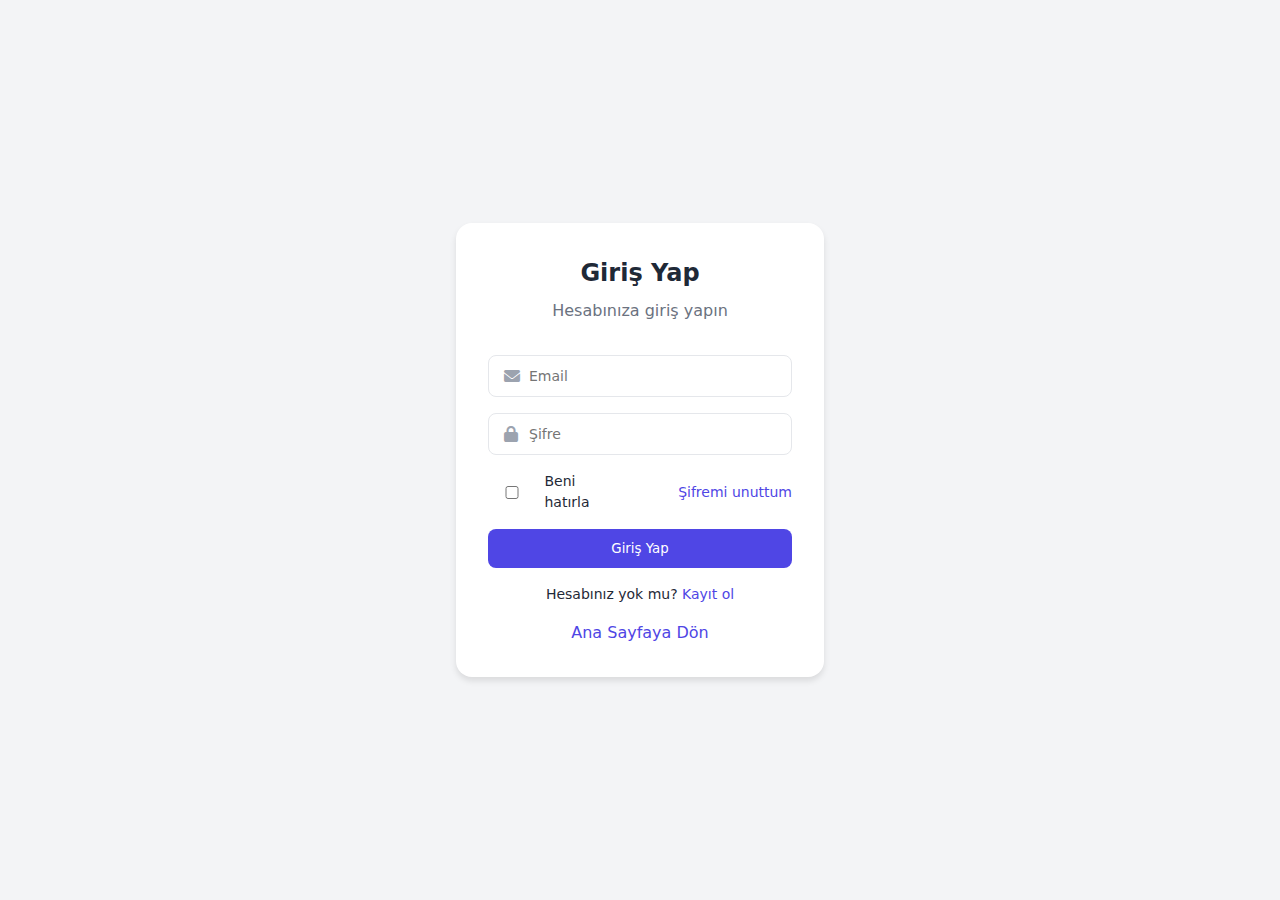
<file: met/login.html>
<!DOCTYPE html>
<html lang="tr">
<head>
    <meta charset="UTF-8">
    <meta name="viewport" content="width=device-width, initial-scale=1.0">
    <title>Giriş Yap - Metin2 Won Market</title>
    <link href="style.css" rel="stylesheet" type="text/css" />
    <link rel="stylesheet" href="https://cdnjs.cloudflare.com/ajax/libs/font-awesome/6.0.0/css/all.min.css">
</head>
<body class="auth-page">
    <div class="auth-container">
        <div class="auth-box">
            <div class="auth-header">
                <h2>Giriş Yap</h2>
                <p>Hesabınıza giriş yapın</p>
            </div>
            <form id="loginForm" class="auth-form">
                <div class="form-group">
                    <i class="fas fa-envelope"></i>
                    <input type="email" placeholder="Email" required>
                </div>
                <div class="form-group">
                    <i class="fas fa-lock"></i>
                    <input type="password" placeholder="Şifre" required>
                </div>
                <div class="form-options">
                    <label class="remember-me">
                        <input type="checkbox"> Beni hatırla
                    </label>
                    <a href="#" class="forgot-password">Şifremi unuttum</a>
                </div>
                <button type="submit" class="auth-button">Giriş Yap</button>
                <p class="auth-switch">
                    Hesabınız yok mu? <a href="register.html">Kayıt ol</a>
                </p>
            </form>
            <a href="index.html" class="back-home">Ana Sayfaya Dön</a>
        </div>
    </div>
    <script src="auth.js"></script>
</body>
</html>
</file>
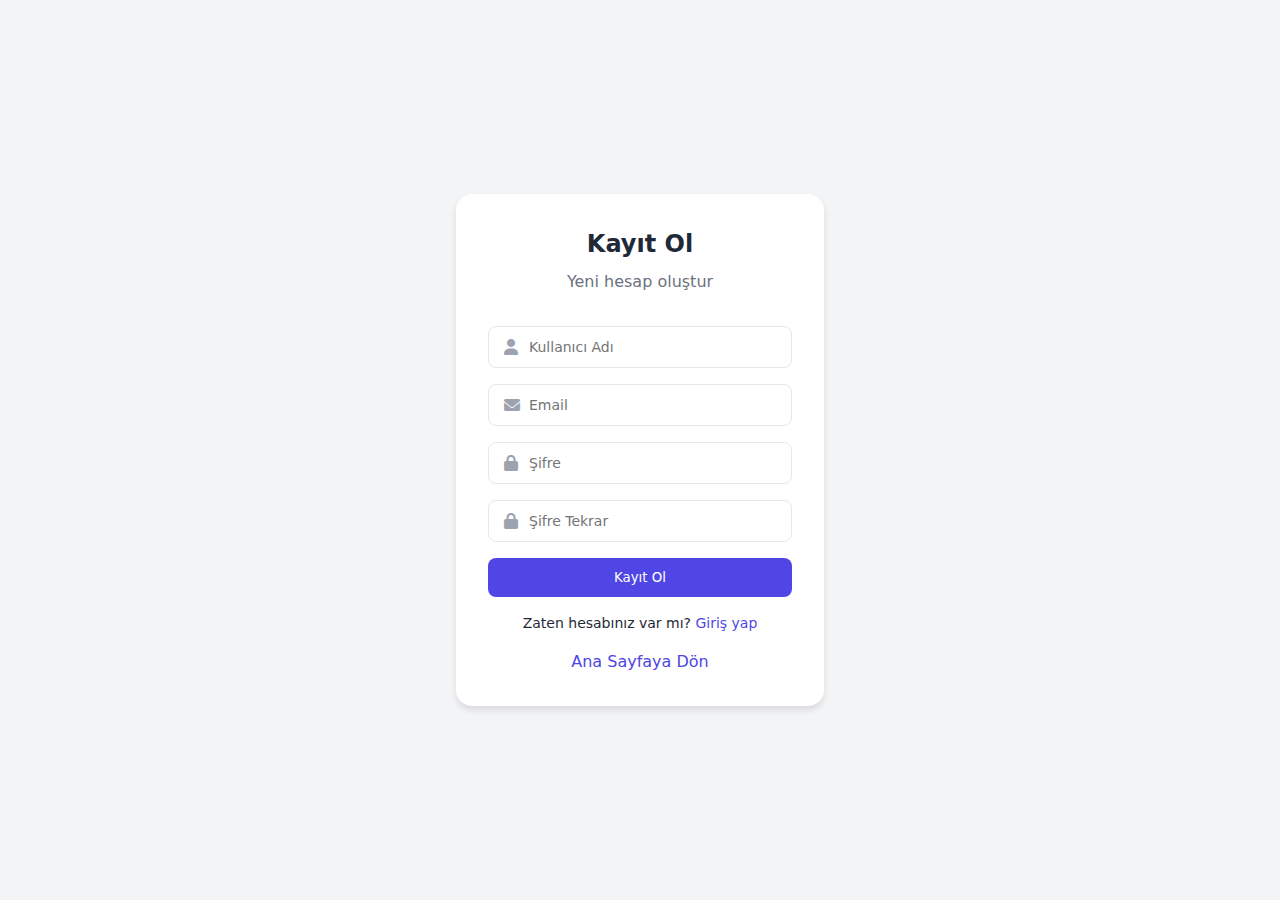
<file: met/register.html>
<!DOCTYPE html>
<html lang="tr">
<head>
    <meta charset="UTF-8">
    <meta name="viewport" content="width=device-width, initial-scale=1.0">
    <title>Kayıt Ol - Metin2 Won Market</title>
    <link href="style.css" rel="stylesheet" type="text/css" />
    <link rel="stylesheet" href="https://cdnjs.cloudflare.com/ajax/libs/font-awesome/6.0.0/css/all.min.css">
</head>
<body class="auth-page">
    <div class="auth-container">
        <div class="auth-box">
            <div class="auth-header">
                <h2>Kayıt Ol</h2>
                <p>Yeni hesap oluştur</p>
            </div>
            <form id="registerForm" class="auth-form">
                <div class="form-group">
                    <i class="fas fa-user"></i>
                    <input type="text" placeholder="Kullanıcı Adı" required>
                </div>
                <div class="form-group">
                    <i class="fas fa-envelope"></i>
                    <input type="email" placeholder="Email" required>
                </div>
                <div class="form-group">
                    <i class="fas fa-lock"></i>
                    <input type="password" placeholder="Şifre" required>
                </div>
                <div class="form-group">
                    <i class="fas fa-lock"></i>
                    <input type="password" placeholder="Şifre Tekrar" required>
                </div>
                <button type="submit" class="auth-button">Kayıt Ol</button>
                <p class="auth-switch">
                    Zaten hesabınız var mı? <a href="login.html">Giriş yap</a>
                </p>
            </form>
            <a href="index.html" class="back-home">Ana Sayfaya Dön</a>
        </div>
    </div>
    <script src="auth.js"></script>
</body>
</html>
</file>
<file: met/style.css>
:root {
    --primary-color: #4f46e5;
    --secondary-color: #818cf8;
    --background-color: #f3f4f6;
    --text-color: #1f2937;
    --border-color: #e5e7eb;
}

* {
    margin: 0;
    padding: 0;
    box-sizing: border-box;
    font-family: 'Inter', system-ui, sans-serif;
}

body {
    background: var(--background-color);
    color: var(--text-color);
    line-height: 1.5;
}

header {
    background: white;
    box-shadow: 0 1px 3px rgba(0,0,0,0.1);
    position: sticky;
    top: 0;
    z-index: 100;
}

nav {
    max-width: 1200px;
    margin: 0 auto;
    padding: 1rem;
    display: flex;
    justify-content: space-between;
    align-items: center;
}

.logo {
    display: flex;
    align-items: center;
    gap: 0.5rem;
    font-size: 1.5rem;
    font-weight: bold;
    color: var(--primary-color);
}

.nav-links {
    display: flex;
    gap: 1.5rem;
}

.nav-links a {
    color: var(--text-color);
    text-decoration: none;
    display: flex;
    align-items: center;
    gap: 0.5rem;
    font-weight: 500;
    transition: color 0.2s;
}

.nav-links a:hover {
    color: var(--primary-color);
}

.auth-page {
    background: var(--background-color);
    min-height: 100vh;
    display: flex;
    align-items: center;
    justify-content: center;
}

.auth-container {
    width: 100%;
    max-width: 400px;
    padding: 1rem;
}

.auth-box {
    background: white;
    padding: 2rem;
    border-radius: 1rem;
    box-shadow: 0 4px 6px rgba(0, 0, 0, 0.1);
}

.back-home {
    display: block;
    text-align: center;
    margin-top: 1rem;
    color: var(--primary-color);
    text-decoration: none;
    font-weight: 500;
}

.auth-header {
    text-align: center;
    margin-bottom: 2rem;
}

.auth-header h2 {
    color: var(--text-color);
    font-size: 1.5rem;
    margin-bottom: 0.5rem;
}

.auth-header p {
    color: #6b7280;
}

.auth-form .form-group {
    position: relative;
    margin-bottom: 1rem;
}

.auth-form .form-group i {
    position: absolute;
    left: 1rem;
    top: 50%;
    transform: translateY(-50%);
    color: #9ca3af;
}

.auth-form input {
    width: 100%;
    padding: 0.75rem;
    padding-left: 2.5rem;
    border: 1px solid var(--border-color);
    border-radius: 0.5rem;
    font-size: 0.875rem;
    transition: border-color 0.2s;
}

.auth-form input:focus {
    outline: none;
    border-color: var(--primary-color);
}

.form-options {
    display: flex;
    justify-content: space-between;
    align-items: center;
    margin: 1rem 0;
    font-size: 0.875rem;
}

.remember-me {
    display: flex;
    align-items: center;
    gap: 0.5rem;
}

.forgot-password {
    color: var(--primary-color);
    text-decoration: none;
}

.auth-button {
    width: 100%;
    padding: 0.75rem;
    background: var(--primary-color);
    color: white;
    border: none;
    border-radius: 0.5rem;
    font-weight: 500;
    cursor: pointer;
    transition: background-color 0.2s;
}

.auth-button:hover {
    background: var(--secondary-color);
}

.auth-switch {
    text-align: center;
    margin-top: 1rem;
    font-size: 0.875rem;
}

.auth-switch a {
    color: var(--primary-color);
    text-decoration: none;
    font-weight: 500;
}

.categories {
    background: white;
    padding: 1rem;
    display: flex;
    justify-content: center;
    gap: 2rem;
    margin-bottom: 2rem;
    box-shadow: 0 1px 3px rgba(0,0,0,0.1);
}

.categories a {
    text-decoration: none;
    color: var(--text-color);
    padding: 0.5rem 1rem;
    border-radius: 0.5rem;
    transition: all 0.2s;
}

.categories a.active {
    background: var(--primary-color);
    color: white;
}

.content {
    max-width: 1200px;
    margin: 2rem auto;
    padding: 0 1rem;
}

.product-grid {
    display: grid;
    grid-template-columns: repeat(auto-fill, minmax(250px, 1fr));
    gap: 2rem;
}

footer {
    background: white;
    padding: 2rem 1rem;
    margin-top: 4rem;
    box-shadow: 0 -1px 3px rgba(0,0,0,0.1);
}

.footer-content {
    max-width: 1200px;
    margin: 0 auto;
    display: grid;
    grid-template-columns: repeat(auto-fit, minmax(200px, 1fr));
    gap: 2rem;
}

.social-links {
    display: flex;
    gap: 1rem;
    margin-top: 1rem;
}

.social-links a {
    color: var(--text-color);
    font-size: 1.5rem;
    transition: color 0.2s;
}

.social-links a:hover {
    color: var(--primary-color);
}
</file>
